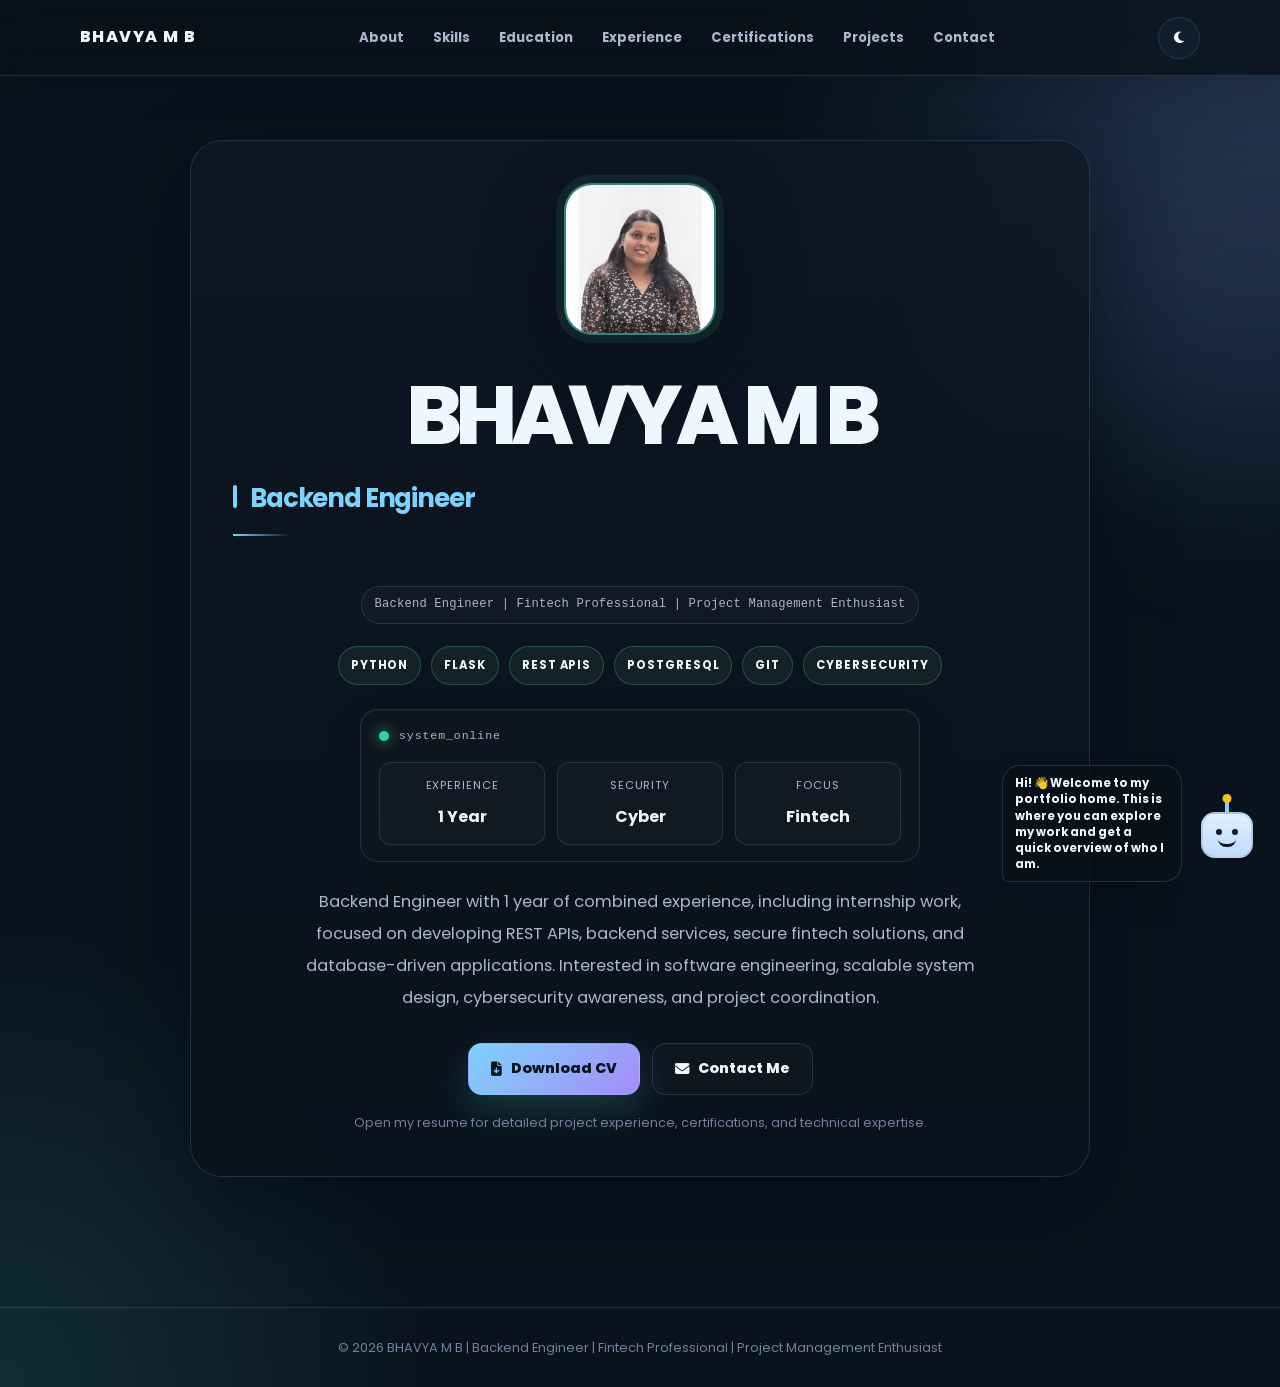
<file: index.html>
<!DOCTYPE html>
<html lang="en">

<head>
<meta charset="UTF-8">
<meta name="viewport" content="width=device-width, initial-scale=1.0">
<title>BHAVYA M B | Backend Engineer</title>
<link rel="stylesheet" href="style.css?v=20261015">
<link href="https://fonts.googleapis.com/css2?family=Poppins:wght@300;400;500;600;700&display=swap" rel="stylesheet">
<link rel="stylesheet" href="https://cdnjs.cloudflare.com/ajax/libs/font-awesome/6.5.2/css/all.min.css">
</head>

<body>
<div class="bg"></div>

<nav>
  <div class="logo">BHAVYA M B</div>
  <ul>
    <li><a href="about.html">About</a></li>
    <li><a href="skills.html">Skills</a></li>
    <li><a href="education.html">Education</a></li>
    <li><a href="experience.html">Experience</a></li>
    <li><a href="certifications.html">Certifications</a></li>
    <li><a href="projects.html">Projects</a></li>
    <li><a href="contact.html">Contact</a></li>
  </ul>
  <button class="theme-toggle" id="themeToggle" aria-label="Toggle dark and light mode">
    <i class="fa-solid fa-moon"></i>
  </button>
</nav>

<section class="hero">
  <div class="hero-card">
    <img src="./assets/portfolio.jpeg" alt="BHAVYA M B">
    <h1>BHAVYA M B</h1>
    <h2>Backend Engineer</h2>
    <p class="subtitle">Backend Engineer | Fintech Professional | Project Management Enthusiast</p>

    <div class="tech-stack" aria-label="Technology stack">
      <span>Python</span>
      <span>Flask</span>
      <span>REST APIs</span>
      <span>PostgreSQL</span>
      <span>Git</span>
      <span>Cybersecurity</span>
    </div>

    <div class="system-panel" aria-label="System overview">
      <div class="panel-header">
        <span class="status-dot"></span>
        <span>system_online</span>
      </div>
      <div class="panel-body">
        <div><span>Experience</span><strong>1 Year</strong></div>
        <div><span>Security</span><strong>Cyber</strong></div>
        <div><span>Focus</span><strong>Fintech</strong></div>
      </div>
    </div>

    <p class="hero-text">
      Backend Engineer with 1 year of combined experience, including internship work, focused on developing REST APIs,
      backend services, secure fintech solutions, and database-driven applications. Interested in software engineering,
      scalable system design, cybersecurity awareness, and project coordination.
    </p>

    <div class="btns">
      <a href="./assets/cv.pdf" download class="btn"><i class="fa-solid fa-file-arrow-down"></i> Download CV</a>
      <a href="contact.html" class="btn-outline"><i class="fa-solid fa-envelope"></i> Contact Me</a>
    </div>

    <p class="resume-note">Open my resume for detailed project experience, certifications, and technical expertise.</p>
  </div>
</section>


<footer>© 2026 BHAVYA M B | Backend Engineer | Fintech Professional | Project Management Enthusiast</footer>
<script src="script.js?v=20261015" defer></script>
</body>
</html>
</file>
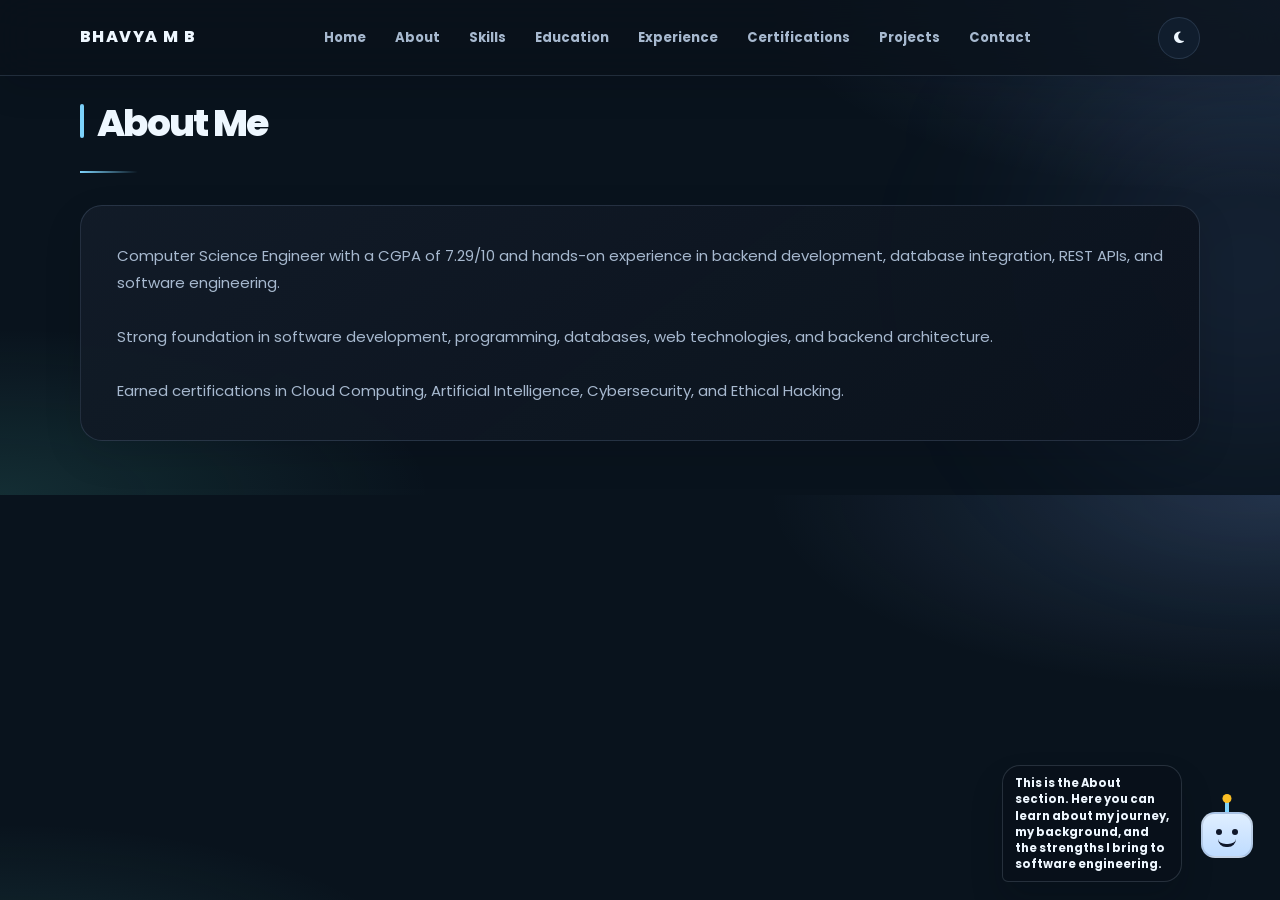
<file: about.html>
<!DOCTYPE html>
<html lang="en">
<head>
  <meta charset="UTF-8">
  <meta name="viewport" content="width=device-width, initial-scale=1.0">
  <title>About | BHAVYA M B</title>
  <link rel="stylesheet" href="style.css?v=20261015">
  <link href="https://fonts.googleapis.com/css2?family=Poppins:wght@300;400;500;600;700&display=swap" rel="stylesheet">
  <link rel="stylesheet" href="https://cdnjs.cloudflare.com/ajax/libs/font-awesome/6.5.2/css/all.min.css">
</head>
<body>
  <div class="bg"></div>
  <nav>
    <div class="logo">BHAVYA M B</div>
    <ul>
      <li><a href="index.html">Home</a></li>
      <li><a href="about.html">About</a></li>
      <li><a href="skills.html">Skills</a></li>
      <li><a href="education.html">Education</a></li>
      <li><a href="experience.html">Experience</a></li>
      <li><a href="certifications.html">Certifications</a></li>
      <li><a href="projects.html">Projects</a></li>
      <li><a href="contact.html">Contact</a></li>
    </ul>
    <button class="theme-toggle" id="themeToggle" aria-label="Toggle dark and light mode">
      <i class="fa-solid fa-moon"></i>
    </button>
  </nav>

  <section class="page-content">
    <h2>About Me</h2>
    <div class="card">
      <p>Computer Science Engineer with a CGPA of 7.29/10 and hands-on experience in backend development, database integration, REST APIs, and software engineering.</p>
      <br>
      <p>Strong foundation in software development, programming, databases, web technologies, and backend architecture.</p>
      <br>
      <p>Earned certifications in Cloud Computing, Artificial Intelligence, Cybersecurity, and Ethical Hacking.</p>
    </div>
  </section>

  <script src="script.js?v=20261015" defer></script>
</body>
</html>
</file>
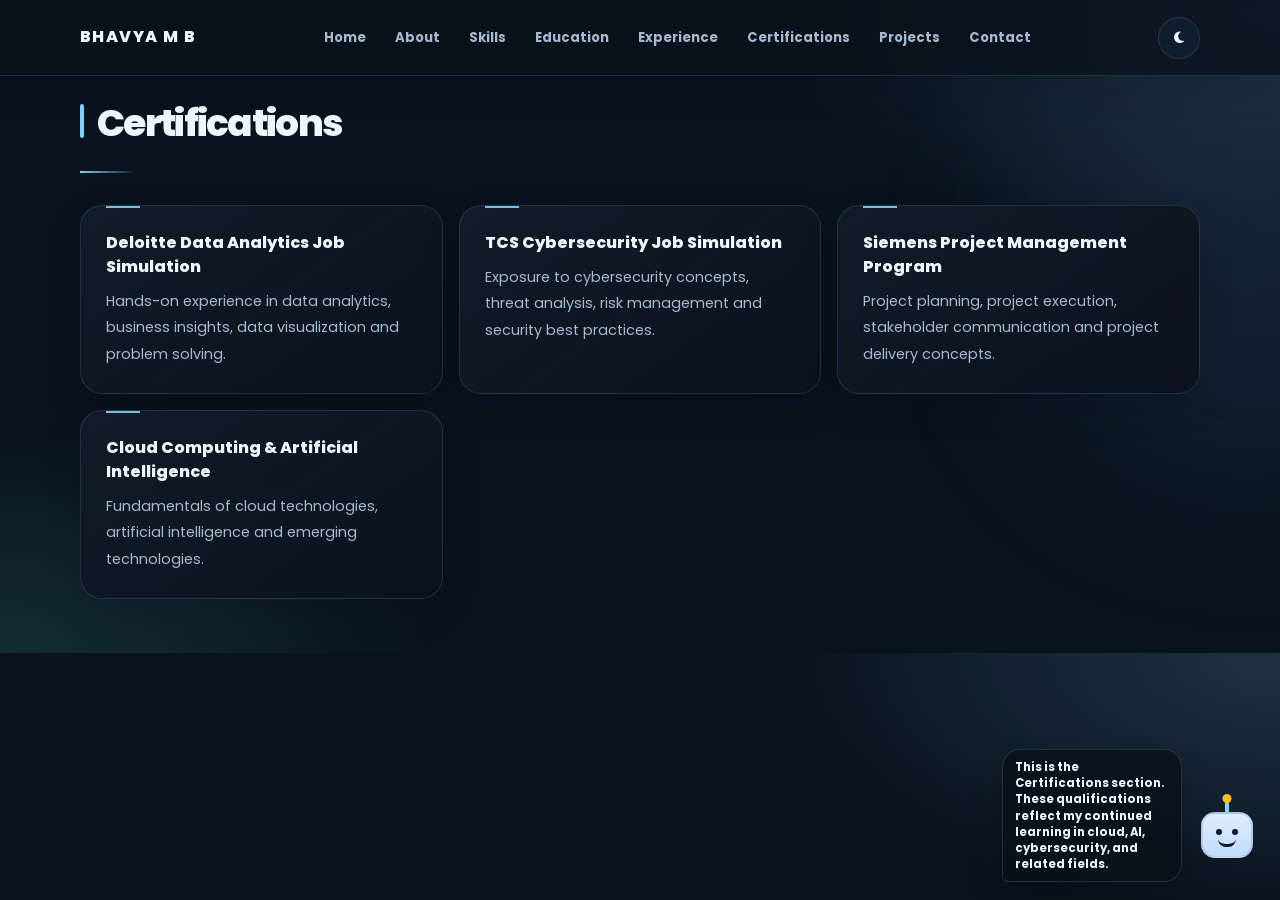
<file: certifications.html>
<!DOCTYPE html>
<html lang="en">
<head>
  <meta charset="UTF-8">
  <meta name="viewport" content="width=device-width, initial-scale=1.0">
  <title>Certifications | BHAVYA M B</title>
  <link rel="stylesheet" href="style.css?v=20261015">
  <link href="https://fonts.googleapis.com/css2?family=Poppins:wght@300;400;500;600;700&display=swap" rel="stylesheet">
  <link rel="stylesheet" href="https://cdnjs.cloudflare.com/ajax/libs/font-awesome/6.5.2/css/all.min.css">
</head>
<body>
  <div class="bg"></div>
  <nav>
    <div class="logo">BHAVYA M B</div>
    <ul>
      <li><a href="index.html">Home</a></li>
      <li><a href="about.html">About</a></li>
      <li><a href="skills.html">Skills</a></li>
      <li><a href="education.html">Education</a></li>
      <li><a href="experience.html">Experience</a></li>
      <li><a href="certifications.html">Certifications</a></li>
      <li><a href="projects.html">Projects</a></li>
      <li><a href="contact.html">Contact</a></li>
    </ul>
    <button class="theme-toggle" id="themeToggle" aria-label="Toggle dark and light mode">
      <i class="fa-solid fa-moon"></i>
    </button>
  </nav>

  <section class="page-content">
    <h2>Certifications</h2>
    <div class="projects">
      <div class="project"><h3>Deloitte Data Analytics Job Simulation</h3><p>Hands-on experience in data analytics, business insights, data visualization and problem solving.</p></div>
      <div class="project"><h3>TCS Cybersecurity Job Simulation</h3><p>Exposure to cybersecurity concepts, threat analysis, risk management and security best practices.</p></div>
      <div class="project"><h3>Siemens Project Management Program</h3><p>Project planning, project execution, stakeholder communication and project delivery concepts.</p></div>
      <div class="project"><h3>Cloud Computing & Artificial Intelligence</h3><p>Fundamentals of cloud technologies, artificial intelligence and emerging technologies.</p></div>
    </div>
  </section>

  <script src="script.js?v=20261015" defer></script>
</body>
</html>
</file>
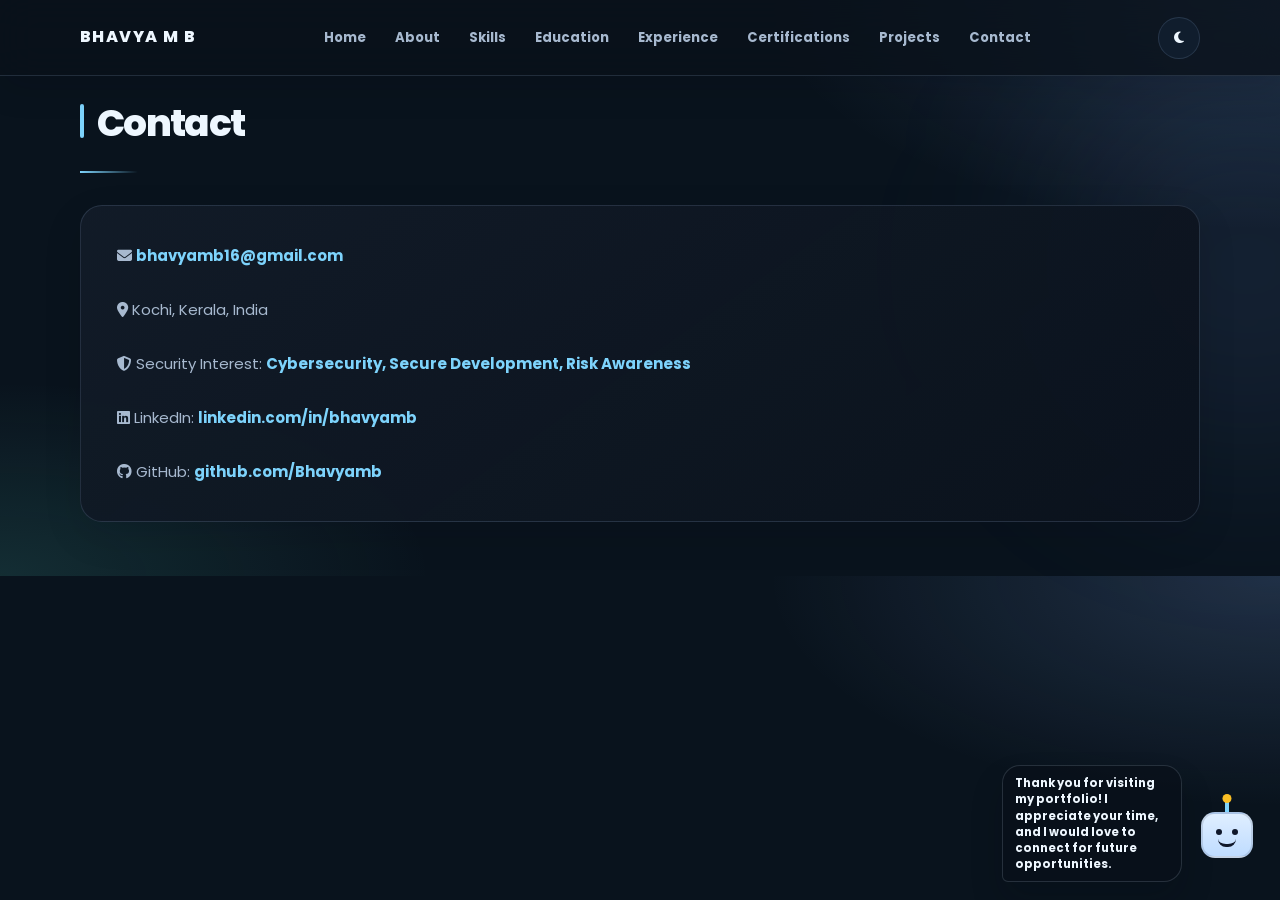
<file: contact.html>
<!DOCTYPE html>
<html lang="en">
<head>
  <meta charset="UTF-8">
  <meta name="viewport" content="width=device-width, initial-scale=1.0">
  <title>Contact | BHAVYA M B</title>
  <link rel="stylesheet" href="style.css?v=20261015">
  <link href="https://fonts.googleapis.com/css2?family=Poppins:wght@300;400;500;600;700&display=swap" rel="stylesheet">
  <link rel="stylesheet" href="https://cdnjs.cloudflare.com/ajax/libs/font-awesome/6.5.2/css/all.min.css">
</head>
<body>
  <div class="bg"></div>
  <nav>
    <div class="logo">BHAVYA M B</div>
    <ul>
      <li><a href="index.html">Home</a></li>
      <li><a href="about.html">About</a></li>
      <li><a href="skills.html">Skills</a></li>
      <li><a href="education.html">Education</a></li>
      <li><a href="experience.html">Experience</a></li>
      <li><a href="certifications.html">Certifications</a></li>
      <li><a href="projects.html">Projects</a></li>
      <li><a href="contact.html">Contact</a></li>
    </ul>
    <button class="theme-toggle" id="themeToggle" aria-label="Toggle dark and light mode">
      <i class="fa-solid fa-moon"></i>
    </button>
  </nav>

  <section class="page-content">
    <h2>Contact</h2>
    <div class="card center">
      <p><i class="fa-solid fa-envelope"></i> <a href="mailto:bhavyamb16@gmail.com">bhavyamb16@gmail.com</a></p><br>
      <p><i class="fa-solid fa-location-dot"></i> Kochi, Kerala, India</p><br>
      <p><i class="fa-solid fa-shield-halved"></i> Security Interest: <a href="https://www.linkedin.com/in/bhavyamb/" target="_blank">Cybersecurity, Secure Development, Risk Awareness</a></p><br>
      <p><i class="fa-brands fa-linkedin"></i> LinkedIn: <a href="https://www.linkedin.com/in/bhavyamb/" target="_blank">linkedin.com/in/bhavyamb</a></p><br>
      <p><i class="fa-brands fa-github"></i> GitHub: <a href="https://github.com/Bhavyamb" target="_blank">github.com/Bhavyamb</a></p>
    </div>
  </section>

  <script src="script.js?v=20261015" defer></script>
</body>
</html>
</file>
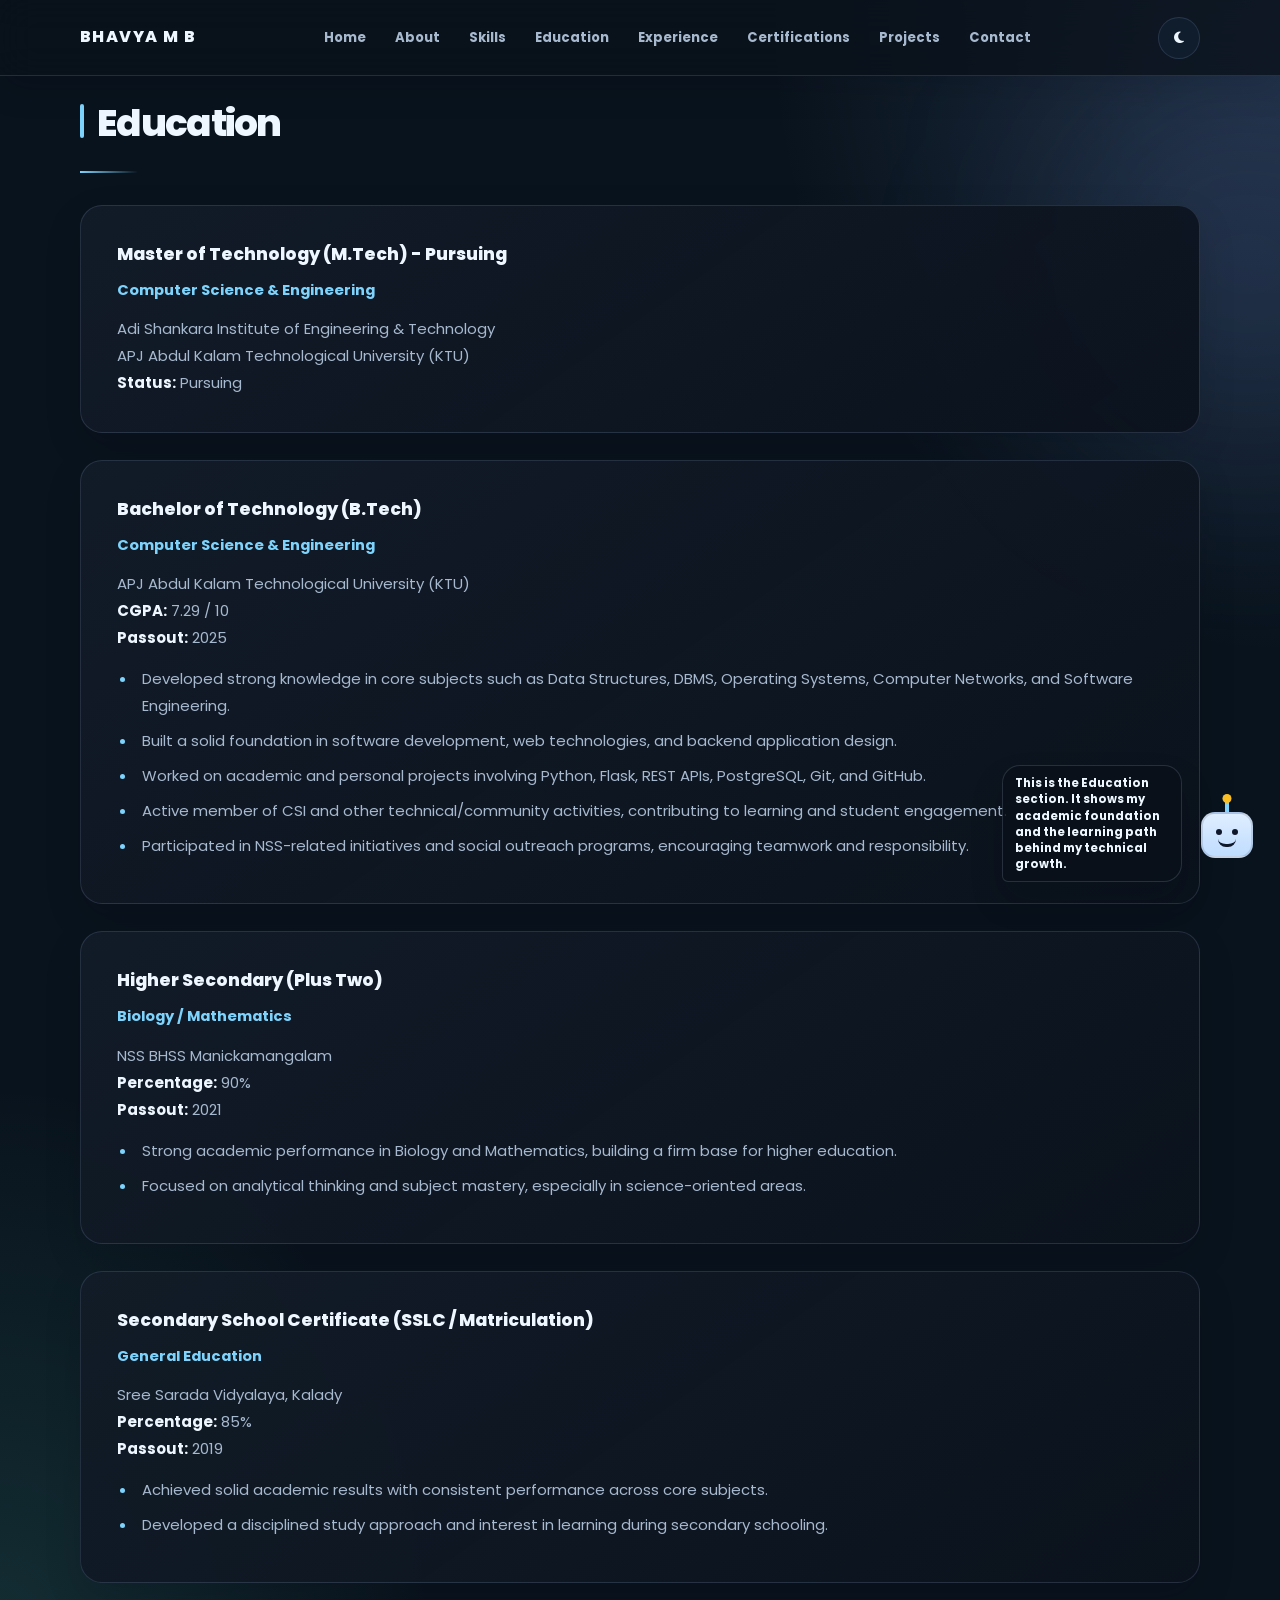
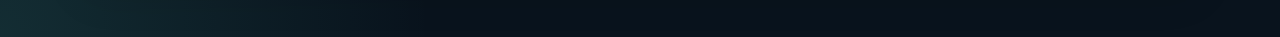
<file: education.html>
<!DOCTYPE html>
<html lang="en">
<head>
  <meta charset="UTF-8">
  <meta name="viewport" content="width=device-width, initial-scale=1.0">
  <title>Education | BHAVYA M B</title>
  <link rel="stylesheet" href="style.css?v=20261015">
  <link href="https://fonts.googleapis.com/css2?family=Poppins:wght@300;400;500;600;700&display=swap" rel="stylesheet">
  <link rel="stylesheet" href="https://cdnjs.cloudflare.com/ajax/libs/font-awesome/6.5.2/css/all.min.css">
</head>
<body>
  <div class="bg"></div>
  <nav>
    <div class="logo">BHAVYA M B</div>
    <ul>
      <li><a href="index.html">Home</a></li>
      <li><a href="about.html">About</a></li>
      <li><a href="skills.html">Skills</a></li>
      <li><a href="education.html">Education</a></li>
      <li><a href="experience.html">Experience</a></li>
      <li><a href="certifications.html">Certifications</a></li>
      <li><a href="projects.html">Projects</a></li>
      <li><a href="contact.html">Contact</a></li>
    </ul>
    <button class="theme-toggle" id="themeToggle" aria-label="Toggle dark and light mode">
      <i class="fa-solid fa-moon"></i>
    </button>
  </nav>

  <section class="page-content">
    <h2>Education</h2>

    <div class="card">
      <h3>Master of Technology (M.Tech) - Pursuing</h3>
      <h4>Computer Science & Engineering</h4>
      <p>Adi Shankara Institute of Engineering & Technology</p>
      <p>APJ Abdul Kalam Technological University (KTU)</p>
      <p><strong>Status:</strong> Pursuing</p>
    </div>

    <br>

    <div class="card">
      <h3>Bachelor of Technology (B.Tech)</h3>
      <h4>Computer Science & Engineering</h4>
      <p>APJ Abdul Kalam Technological University (KTU)</p>
      <p><strong>CGPA:</strong> 7.29 / 10</p>
      <p><strong>Passout:</strong> 2025</p>
      <ul>
        <li>Developed strong knowledge in core subjects such as Data Structures, DBMS, Operating Systems, Computer Networks, and Software Engineering.</li>
        <li>Built a solid foundation in software development, web technologies, and backend application design.</li>
        <li>Worked on academic and personal projects involving Python, Flask, REST APIs, PostgreSQL, Git, and GitHub.</li>
        <li>Active member of CSI and other technical/community activities, contributing to learning and student engagement.</li>
        <li>Participated in NSS-related initiatives and social outreach programs, encouraging teamwork and responsibility.</li>
      </ul>
    </div>

    <br>

    <div class="card">
      <h3>Higher Secondary (Plus Two)</h3>
      <h4>Biology / Mathematics</h4>
      <p>NSS BHSS Manickamangalam</p>
      <p><strong>Percentage:</strong> 90%</p>
      <p><strong>Passout:</strong> 2021</p>
      <ul>
        <li>Strong academic performance in Biology and Mathematics, building a firm base for higher education.</li>
        <li>Focused on analytical thinking and subject mastery, especially in science-oriented areas.</li>
      </ul>
    </div>

    <br>

    <div class="card">
      <h3>Secondary School Certificate (SSLC / Matriculation)</h3>
      <h4>General Education</h4>
      <p>Sree Sarada Vidyalaya, Kalady</p>
      <p><strong>Percentage:</strong> 85%</p>
      <p><strong>Passout:</strong> 2019</p>
      <ul>
        <li>Achieved solid academic results with consistent performance across core subjects.</li>
        <li>Developed a disciplined study approach and interest in learning during secondary schooling.</li>
      </ul>
    </div>
  </section>

  <script src="script.js?v=20261015" defer></script>
</body>
</html>
</file>
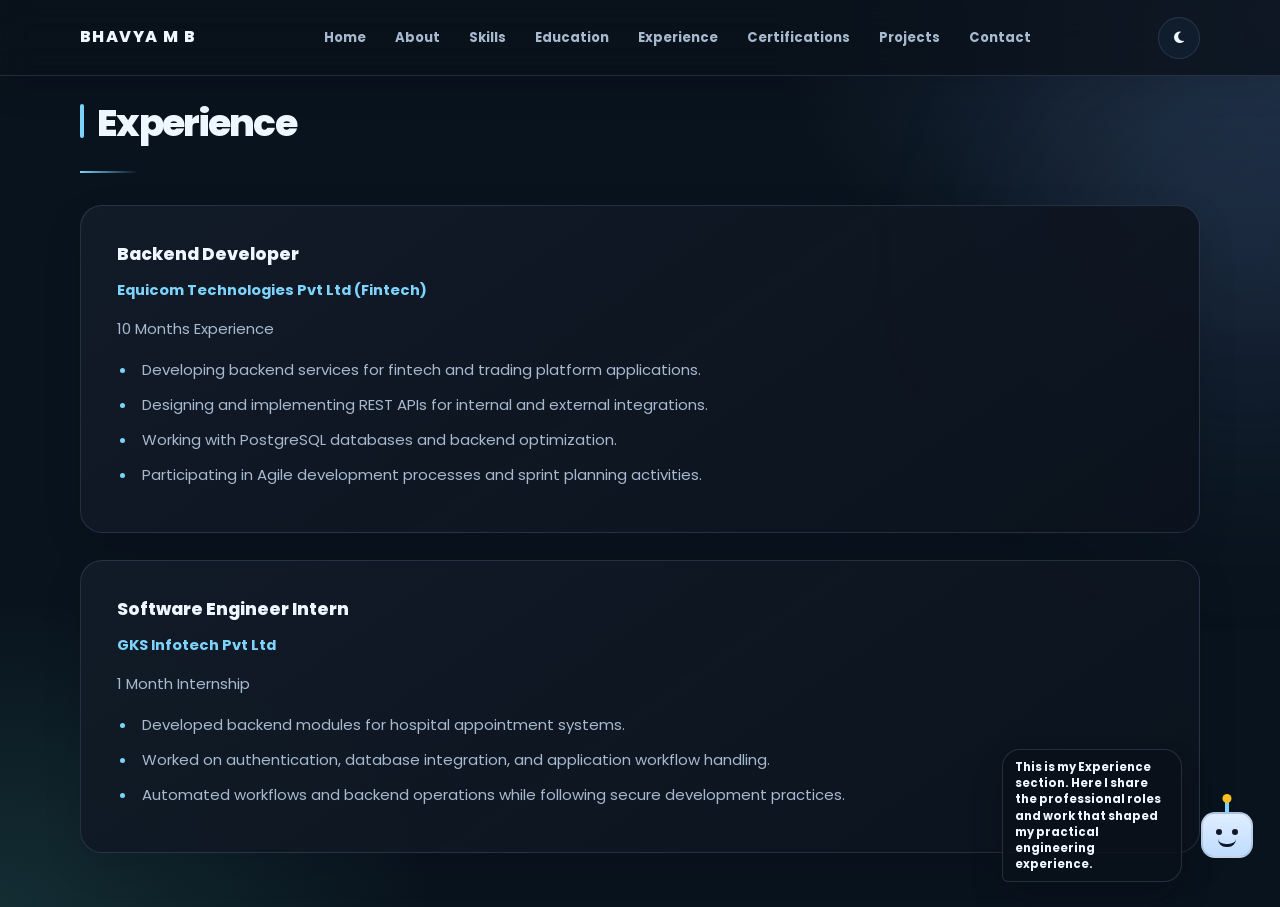
<file: experience.html>
<!DOCTYPE html>
<html lang="en">
<head>
  <meta charset="UTF-8">
  <meta name="viewport" content="width=device-width, initial-scale=1.0">
  <title>Experience | BHAVYA M B</title>
  <link rel="stylesheet" href="style.css?v=20261015">
  <link href="https://fonts.googleapis.com/css2?family=Poppins:wght@300;400;500;600;700&display=swap" rel="stylesheet">
  <link rel="stylesheet" href="https://cdnjs.cloudflare.com/ajax/libs/font-awesome/6.5.2/css/all.min.css">
</head>
<body>
  <div class="bg"></div>
  <nav>
    <div class="logo">BHAVYA M B</div>
    <ul>
      <li><a href="index.html">Home</a></li>
      <li><a href="about.html">About</a></li>
      <li><a href="skills.html">Skills</a></li>
      <li><a href="education.html">Education</a></li>
      <li><a href="experience.html">Experience</a></li>
      <li><a href="certifications.html">Certifications</a></li>
      <li><a href="projects.html">Projects</a></li>
      <li><a href="contact.html">Contact</a></li>
    </ul>
    <button class="theme-toggle" id="themeToggle" aria-label="Toggle dark and light mode">
      <i class="fa-solid fa-moon"></i>
    </button>
  </nav>

  <section class="page-content">
    <h2>Experience</h2>
    <div class="card">
      <h3>Backend Developer</h3>
      <h4>Equicom Technologies Pvt Ltd (Fintech)</h4>
      <p>10 Months Experience</p>
      <ul>
        <li>Developing backend services for fintech and trading platform applications.</li>
        <li>Designing and implementing REST APIs for internal and external integrations.</li>
        <li>Working with PostgreSQL databases and backend optimization.</li>
        <li>Participating in Agile development processes and sprint planning activities.</li>
      </ul>
    </div>
    <br>
    <div class="card">
      <h3>Software Engineer Intern</h3>
      <h4>GKS Infotech Pvt Ltd</h4>
      <p>1 Month Internship</p>
      <ul>
        <li>Developed backend modules for hospital appointment systems.</li>
        <li>Worked on authentication, database integration, and application workflow handling.</li>
        <li>Automated workflows and backend operations while following secure development practices.</li>
      </ul>
    </div>
  </section>

  <script src="script.js?v=20261015" defer></script>
</body>
</html>
</file>
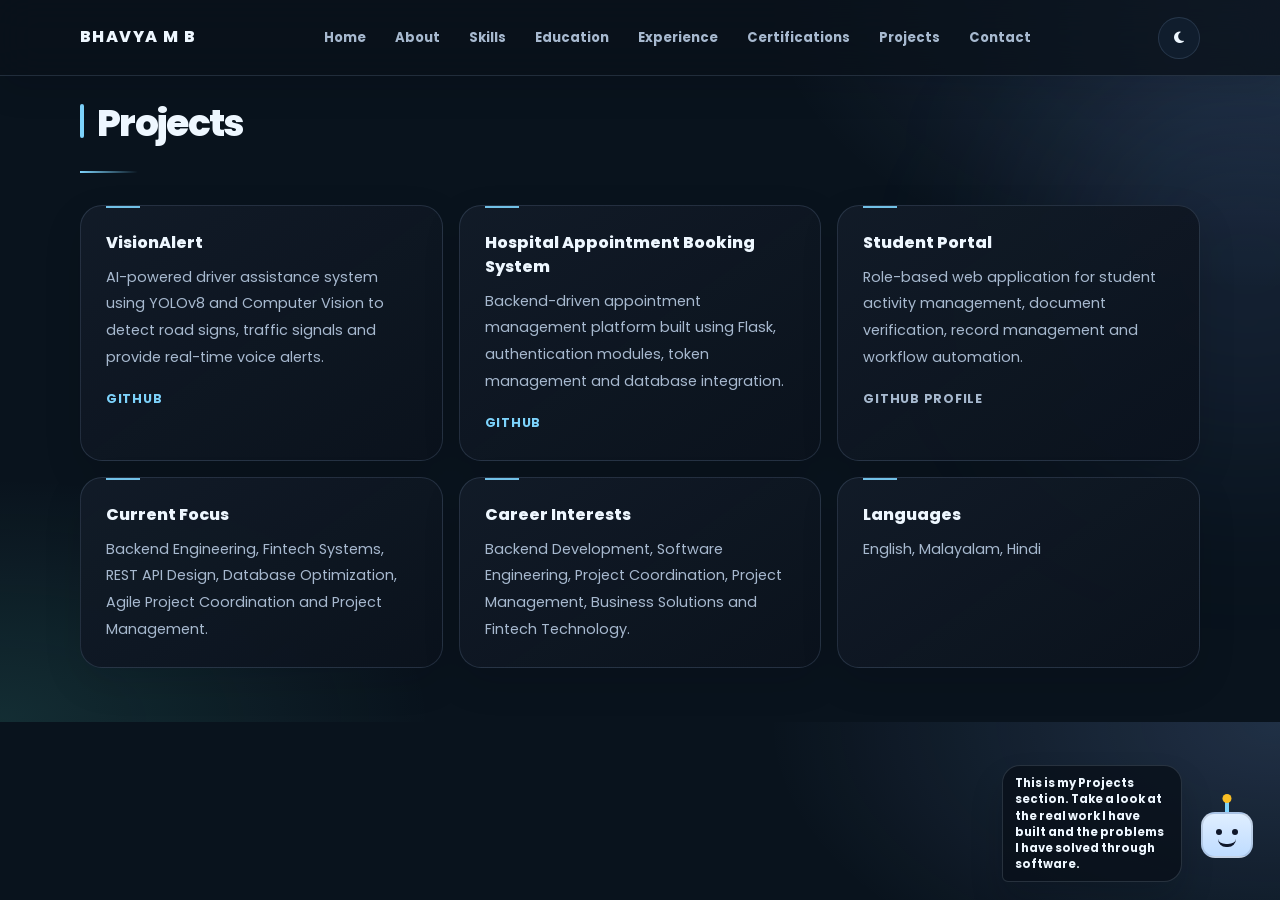
<file: projects.html>
<!DOCTYPE html>
<html lang="en">
<head>
  <meta charset="UTF-8">
  <meta name="viewport" content="width=device-width, initial-scale=1.0">
  <title>Projects | BHAVYA M B</title>
  <link rel="stylesheet" href="style.css?v=20261015">
  <link href="https://fonts.googleapis.com/css2?family=Poppins:wght@300;400;500;600;700&display=swap" rel="stylesheet">
  <link rel="stylesheet" href="https://cdnjs.cloudflare.com/ajax/libs/font-awesome/6.5.2/css/all.min.css">
</head>
<body>
  <div class="bg"></div>
  <nav>
    <div class="logo">BHAVYA M B</div>
    <ul>
      <li><a href="index.html">Home</a></li>
      <li><a href="about.html">About</a></li>
      <li><a href="skills.html">Skills</a></li>
      <li><a href="education.html">Education</a></li>
      <li><a href="experience.html">Experience</a></li>
      <li><a href="certifications.html">Certifications</a></li>
      <li><a href="projects.html">Projects</a></li>
      <li><a href="contact.html">Contact</a></li>
    </ul>
    <button class="theme-toggle" id="themeToggle" aria-label="Toggle dark and light mode">
      <i class="fa-solid fa-moon"></i>
    </button>
  </nav>

  <section class="page-content">
    <h2>Projects</h2>
    <div class="projects">
      <div class="project">
        <h3>VisionAlert</h3>
        <p>AI-powered driver assistance system using YOLOv8 and Computer Vision to detect road signs, traffic signals and provide real-time voice alerts.</p>
        <div class="project-links">
          <a class="project-link" href="https://github.com/Bhavyamb/VisionAlert" target="_blank" rel="noreferrer">GitHub</a>
        </div>
      </div>
      <div class="project">
        <h3>Hospital Appointment Booking System</h3>
        <p>Backend-driven appointment management platform built using Flask, authentication modules, token management and database integration.</p>
        <div class="project-links">
          <a class="project-link" href="https://github.com/Bhavyamb/appointmentapi" target="_blank" rel="noreferrer">GitHub</a>
        </div>
      </div>
      <div class="project">
        <h3>Student Portal</h3>
        <p>Role-based web application for student activity management, document verification, record management and workflow automation.</p>
        <div class="project-links">
          <a class="project-link secondary" href="https://github.com/Bhavyamb?tab=repositories" target="_blank" rel="noreferrer">GitHub profile</a>
        </div>
      </div>
      <div class="project">
        <h3>Current Focus</h3>
        <p>Backend Engineering, Fintech Systems, REST API Design, Database Optimization, Agile Project Coordination and Project Management.</p>
      </div>
      <div class="project">
        <h3>Career Interests</h3>
        <p>Backend Development, Software Engineering, Project Coordination, Project Management, Business Solutions and Fintech Technology.</p>
      </div>
      <div class="project">
        <h3>Languages</h3>
        <p>English, Malayalam, Hindi</p>
      </div>
    </div>
  </section>

  <script src="script.js?v=20261015" defer></script>
</body>
</html>
</file>
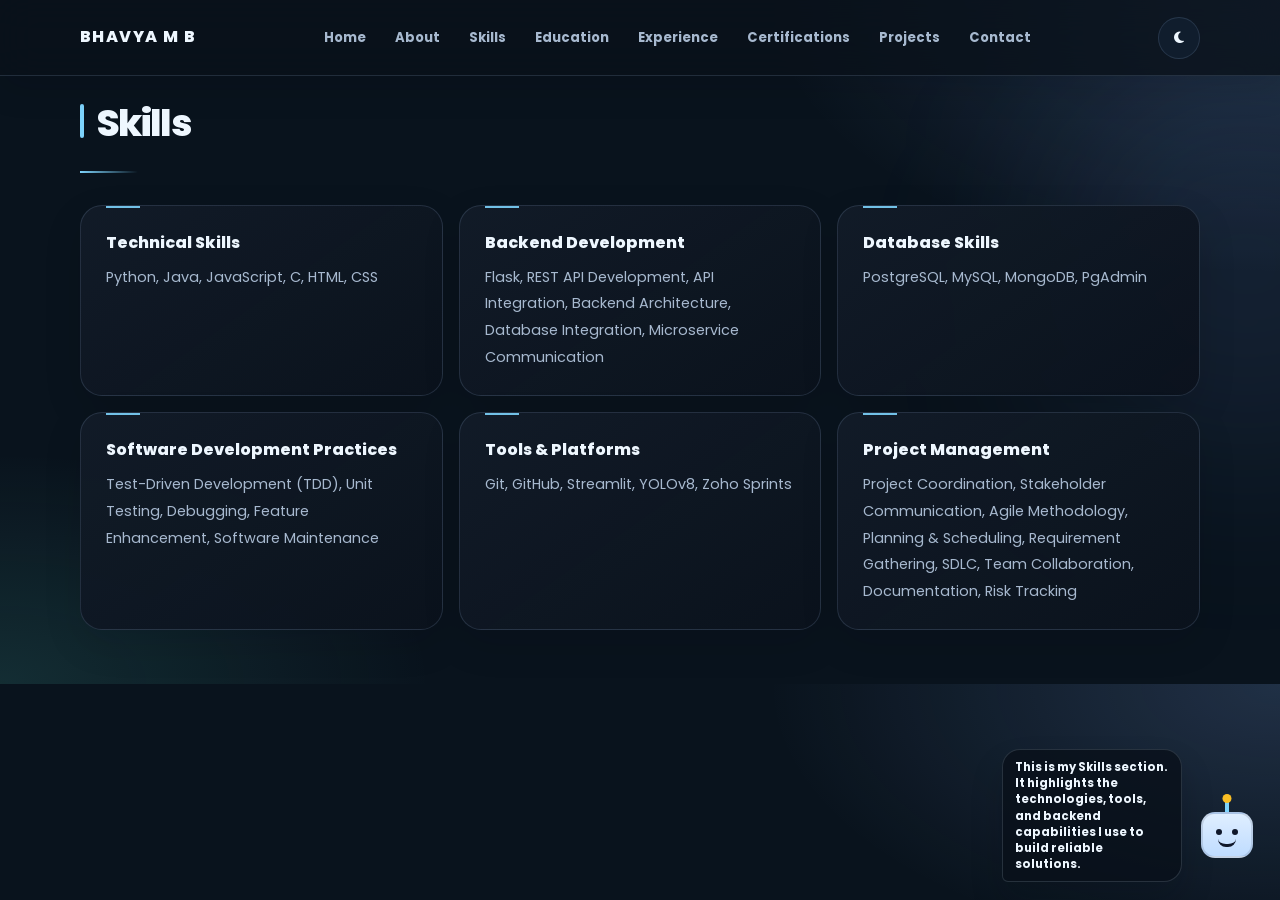
<file: skills.html>
<!DOCTYPE html>
<html lang="en">
<head>
  <meta charset="UTF-8">
  <meta name="viewport" content="width=device-width, initial-scale=1.0">
  <title>Skills | BHAVYA M B</title>
  <link rel="stylesheet" href="style.css?v=20261015">
  <link href="https://fonts.googleapis.com/css2?family=Poppins:wght@300;400;500;600;700&display=swap" rel="stylesheet">
  <link rel="stylesheet" href="https://cdnjs.cloudflare.com/ajax/libs/font-awesome/6.5.2/css/all.min.css">
</head>
<body>
  <div class="bg"></div>
  <nav>
    <div class="logo">BHAVYA M B</div>
    <ul>
      <li><a href="index.html">Home</a></li>
      <li><a href="about.html">About</a></li>
      <li><a href="skills.html">Skills</a></li>
      <li><a href="education.html">Education</a></li>
      <li><a href="experience.html">Experience</a></li>
      <li><a href="certifications.html">Certifications</a></li>
      <li><a href="projects.html">Projects</a></li>
      <li><a href="contact.html">Contact</a></li>
    </ul>
    <button class="theme-toggle" id="themeToggle" aria-label="Toggle dark and light mode">
      <i class="fa-solid fa-moon"></i>
    </button>
  </nav>

  <section class="page-content">
    <h2>Skills</h2>
    <div class="projects">
      <div class="project"><h3>Technical Skills</h3><p>Python, Java, JavaScript, C, HTML, CSS</p></div>
      <div class="project"><h3>Backend Development</h3><p>Flask, REST API Development, API Integration, Backend Architecture, Database Integration, Microservice Communication</p></div>
      <div class="project"><h3>Database Skills</h3><p>PostgreSQL, MySQL, MongoDB, PgAdmin</p></div>
      <div class="project"><h3>Software Development Practices</h3><p>Test-Driven Development (TDD), Unit Testing, Debugging, Feature Enhancement, Software Maintenance</p></div>
      <div class="project"><h3>Tools & Platforms</h3><p>Git, GitHub, Streamlit, YOLOv8, Zoho Sprints</p></div>
      <div class="project"><h3>Project Management</h3><p>Project Coordination, Stakeholder Communication, Agile Methodology, Planning & Scheduling, Requirement Gathering, SDLC, Team Collaboration, Documentation, Risk Tracking</p></div>
    </div>
  </section>

  <script src="script.js?v=20261015" defer></script>
</body>
</html>
</file>
<file: style.css>
:root {
  --bg: #09131d;
  --bg-strong: #0d1d2a;
  --surface: #101d2d;
  --surface-2: #13293d;
  --text: #eef7ff;
  --muted: #a7b9cf;
  --line: rgba(145, 171, 210, 0.18);
  --accent: #7dd3fc;
  --accent-2: #a78bfa;
  --shadow: 0 28px 80px rgba(3, 9, 18, 0.42);
  --radius: 22px;
  --content: 1120px;
  --button-text: #08151d;
  --nav-bg: rgba(10, 18, 27, 0.8);
  --card-bg: linear-gradient(145deg, rgba(18, 28, 40, 0.96), rgba(11, 18, 29, 0.94));
}

body.light-theme {
  --bg: #f3f7fb;
  --bg-strong: #edf4ff;
  --surface: #ffffff;
  --surface-2: #ebf3ff;
  --text: #132236;
  --muted: #54657f;
  --line: rgba(19, 34, 54, 0.08);
  --accent: #0ea5e9;
  --accent-2: #8b5cf6;
  --shadow: 0 22px 52px rgba(18, 34, 54, 0.1);
  --button-text: #ffffff;
  --nav-bg: rgba(255, 255, 255, 0.8);
  --card-bg: linear-gradient(145deg, rgba(255, 255, 255, 0.98), rgba(243, 248, 255, 0.98));
}

* {
  box-sizing: border-box;
  margin: 0;
  padding: 0;
  scroll-behavior: smooth;
}

html {
  scroll-padding-top: 100px;
}

body {
  min-width: 320px;
  overflow-x: hidden;
  background:
    radial-gradient(ellipse at top right, rgba(138, 180, 255, 0.18), transparent 32rem),
    radial-gradient(ellipse at bottom left, rgba(94, 234, 212, 0.12), transparent 27rem),
    var(--bg);
  color: var(--text);
  font-family: 'Poppins', 'Segoe UI', sans-serif;
  font-size: 15px;
  line-height: 1.8;
  -webkit-font-smoothing: antialiased;
  transition: background 0.25s ease, color 0.25s ease;
}

::selection {
  color: #07111b;
  background: var(--accent);
}

a { color: inherit; }

.bg {
  position: fixed;
  z-index: -1;
  top: 8%;
  right: -10rem;
  width: 24rem;
  height: 24rem;
  pointer-events: none;
  border-radius: 50%;
  background: rgba(130, 170, 255, 0.10);
  filter: blur(100px);
}

nav {
  position: fixed;
  z-index: 1000;
  top: 0;
  left: 0;
  display: flex;
  width: 100%;
  min-height: 76px;
  align-items: center;
  justify-content: space-between;
  gap: 24px;
  padding: 16px max(5%, calc((100% - var(--content)) / 2));
  border-bottom: 1px solid var(--line);
  background: rgba(9, 17, 26, 0.78);
  backdrop-filter: blur(18px);
  -webkit-backdrop-filter: blur(18px);
  box-shadow: 0 12px 35px rgba(3, 9, 17, 0.12);
}

body.light-theme nav {
  background: rgba(255, 255, 255, 0.8);
}

.logo {
  flex-shrink: 0;
  color: var(--text);
  font-size: 1rem;
  font-weight: 800;
  letter-spacing: 0.09em;
  white-space: nowrap;
}

nav ul {
  display: flex;
  flex-wrap: wrap;
  align-items: center;
  justify-content: flex-end;
  gap: 7px;
  list-style: none;
}

nav a {
  display: inline-block;
  padding: 8px 11px;
  border-radius: 999px;
  color: var(--muted);
  font-size: 0.82rem;
  font-weight: 700;
  text-decoration: none;
  transition: color 0.2s ease, background 0.2s ease;
}

nav a:hover,
nav a:focus-visible {
  background: rgba(131, 240, 194, 0.09);
  color: var(--accent);
  outline: none;
}

.theme-toggle {
  border: 1px solid var(--line);
  background: var(--surface);
  color: var(--text);
  border-radius: 999px;
  width: 42px;
  height: 42px;
  display: inline-flex;
  align-items: center;
  justify-content: center;
  cursor: pointer;
  transition: transform 0.2s ease, border-color 0.2s ease;
}

.theme-toggle:hover {
  transform: translateY(-2px);
  border-color: rgba(131, 240, 194, 0.45);
}

.hero {
  display: flex;
  min-height: 92vh;
  align-items: center;
  justify-content: center;
  padding: 140px 24px 90px;
  text-align: center;
}

.hero-card {
  width: min(100%, 900px);
  padding: clamp(28px, 4vw, 42px);
  border: 1px solid var(--line);
  border-radius: 32px;
  background: linear-gradient(180deg, rgba(14, 23, 35, 0.76), rgba(10, 18, 28, 0.9));
  box-shadow: var(--shadow);
  animation: rise-in 0.75s ease both;
}

body.light-theme .hero-card {
  background: linear-gradient(180deg, rgba(255, 255, 255, 0.9), rgba(239, 245, 255, 0.92));
}

.hero-card img {
  width: 152px;
  height: 152px;
  object-fit: cover;
  border: 2px solid rgba(94, 234, 212, 0.5);
  border-radius: 28px;
  background: var(--surface);
  box-shadow: 0 0 0 8px rgba(94, 234, 212, 0.08), var(--shadow);
}

.hero h1 {
  margin-top: 28px;
  color: var(--text);
  font-size: clamp(2.8rem, 7vw, 5.2rem);
  font-weight: 800;
  letter-spacing: -0.075em;
  line-height: 1.08;
}

.hero h2 {
  margin-top: 14px;
  color: var(--accent);
  font-size: clamp(1.15rem, 3vw, 1.6rem);
  font-weight: 700;
}

.subtitle {
  display: inline-block;
  margin-top: 18px;
  padding: 7px 13px;
  border: 1px solid var(--line);
  border-radius: 999px;
  background: rgba(255, 255, 255, 0.025);
  color: var(--muted);
  font-family: 'DM Mono', monospace;
  font-size: 0.76rem;
  letter-spacing: 0.015em;
}

.tech-stack {
  display: flex;
  flex-wrap: wrap;
  justify-content: center;
  gap: 10px;
  margin-top: 22px;
}

.tech-stack span {
  padding: 8px 12px;
  border: 1px solid rgba(131, 240, 194, 0.22);
  border-radius: 999px;
  background: rgba(131, 240, 194, 0.06);
  color: var(--text);
  font-size: 0.72rem;
  font-weight: 700;
  letter-spacing: 0.08em;
  text-transform: uppercase;
}

.system-panel {
  width: min(100%, 560px);
  margin: 24px auto 0;
  padding: 16px 18px;
  border: 1px solid var(--line);
  border-radius: 18px;
  background: rgba(15, 23, 32, 0.7);
  box-shadow: inset 0 1px 0 rgba(255,255,255,0.04), 0 18px 38px rgba(0,0,0,0.12);
}

body.light-theme .system-panel {
  background: rgba(255, 255, 255, 0.72);
}

.panel-header {
  display: flex;
  align-items: center;
  gap: 10px;
  color: var(--muted);
  font-family: 'DM Mono', monospace;
  font-size: 0.72rem;
  letter-spacing: 0.08em;
  text-transform: lowercase;
}

.status-dot {
  width: 10px;
  height: 10px;
  border-radius: 50%;
  background: #34d399;
  box-shadow: 0 0 14px rgba(52, 211, 153, 0.9);
}

.panel-body {
  display: grid;
  grid-template-columns: repeat(3, minmax(0, 1fr));
  gap: 12px;
  margin-top: 16px;
}

.panel-body div {
  padding: 12px 14px;
  border: 1px solid var(--line);
  border-radius: 12px;
  background: rgba(255, 255, 255, 0.02);
}

.panel-body span {
  display: block;
  color: var(--muted);
  font-size: 0.7rem;
  letter-spacing: 0.08em;
  text-transform: uppercase;
}

.panel-body strong {
  display: block;
  margin-top: 8px;
  color: var(--text);
  font-size: 1rem;
}

.hero-text {
  max-width: 690px;
  margin: 24px auto 0;
  color: var(--muted);
  font-size: 1.02rem;
  line-height: 1.95;
}

.resume-note {
  margin-top: 16px;
  color: #71809c;
  font-size: 0.8rem;
}

.btns {
  display: flex;
  flex-wrap: wrap;
  align-items: center;
  justify-content: center;
  gap: 12px;
  margin-top: 30px;
}

.btn,
.btn-outline {
  display: inline-flex;
  min-height: 50px;
  align-items: center;
  justify-content: center;
  gap: 9px;
  margin: 0;
  padding: 12px 22px;
  border: 1px solid transparent;
  border-radius: 14px;
  font-size: 0.9rem;
  font-weight: 800;
  text-decoration: none;
  transition: transform 0.2s ease, box-shadow 0.2s ease, border-color 0.2s ease;
}

.btn {
  background: linear-gradient(135deg, var(--accent), var(--accent-2));
  color: var(--button-text);
  box-shadow: 0 15px 36px rgba(94, 234, 212, 0.18);
}

.btn-outline {
  border-color: var(--line);
  background: rgba(255, 255, 255, 0.02);
  color: var(--text);
  box-shadow: inset 0 1px 0 rgba(255,255,255,0.03);
}

.btn:hover,
.btn-outline:hover {
  transform: translateY(-3px);
}

.btn-outline:hover {
  border-color: rgba(131, 240, 194, 0.5);
  color: var(--accent);
}

.stats {
  display: grid;
  width: min(100% - 48px, var(--content));
  grid-template-columns: repeat(4, minmax(0, 1fr));
  gap: 14px;
  margin: 0 auto;
  padding: 0 0 45px;
}

.stat {
  padding: 24px 16px;
  border: 1px solid var(--line);
  border-radius: 17px;
  background: rgba(255,255,255,0.02);
  text-align: center;
  transition: transform 0.2s ease, border-color 0.2s ease;
}

.stat:hover {
  transform: translateY(-4px);
  border-color: rgba(131, 240, 194, 0.35);
}

.stat h3 {
  color: var(--accent);
  font-family: 'DM Mono', monospace;
  font-size: clamp(1.4rem, 3vw, 2rem);
  font-weight: 500;
  line-height: 1.4;
}

.stat p {
  margin-top: 5px;
  color: var(--muted);
  font-size: 0.8rem;
}

section:not(.hero):not(.stats) {
  width: min(100%, calc(var(--content) + 48px));
  margin: 0 auto;
  padding: 90px 24px 54px;
}

section.page-content {
  padding-top: 100px;
}

section h2 {
  position: relative;
  margin-bottom: 32px;
  color: var(--text);
  font-size: clamp(1.7rem, 4vw, 2.35rem);
  font-weight: 800;
  letter-spacing: -0.045em;
  text-align: left;
}

section h2::before {
  display: inline-block;
  width: 4px;
  height: 0.9em;
  margin-right: 13px;
  border-radius: 5px;
  background: var(--accent);
  content: '';
  vertical-align: -0.04em;
}

section h2::after {
  display: block;
  width: 58px;
  height: 2px;
  margin-top: 13px;
  background: linear-gradient(90deg, var(--accent), transparent);
  content: '';
}

.card,
.project {
  border: 1px solid var(--line);
  border-radius: var(--radius);
  background: var(--card-bg);
  box-shadow: 0 14px 38px rgba(1, 8, 18, 0.12);
}

.card {
  padding: clamp(22px, 4vw, 36px);
}

.card p,
.project p {
  color: var(--muted);
}

.card h3,
.project h3 {
  margin-bottom: 9px;
  color: var(--text);
  font-size: 1.08rem;
  font-weight: 800;
  line-height: 1.5;
}

.card h4 {
  margin-bottom: 12px;
  color: var(--accent);
  font-size: 0.92rem;
  font-weight: 700;
}

.card ul {
  margin: 14px 0 0 20px;
}

.card li {
  margin: 8px 0;
  padding-left: 5px;
  color: var(--muted);
}

.card li::marker { color: var(--accent); }
.card strong { color: var(--text); }

.projects {
  display: grid;
  grid-template-columns: repeat(3, minmax(0, 1fr));
  gap: 16px;
}

.project {
  position: relative;
  min-width: 0;
  padding: 25px;
  overflow: hidden;
  transition: transform 0.22s ease, border-color 0.22s ease, box-shadow 0.22s ease;
}

.project::before {
  position: absolute;
  top: 0;
  left: 25px;
  width: 34px;
  height: 2px;
  background: var(--accent);
  content: '';
  opacity: 0.9;
}

.project:hover {
  transform: translateY(-5px);
  border-color: rgba(131, 240, 194, 0.35);
  box-shadow: 0 20px 45px rgba(0, 0, 0, 0.2);
}

.project h3 { font-size: 1rem; }
.project p { font-size: 0.9rem; line-height: 1.85; }

.project-links {
  display: flex;
  flex-wrap: wrap;
  gap: 10px;
  margin-top: 18px;
}

.project-link {
  display: inline-flex;
  align-items: center;
  color: var(--accent);
  font-size: 0.78rem;
  font-weight: 700;
  letter-spacing: 0.06em;
  text-decoration: none;
  text-transform: uppercase;
  transition: opacity 0.2s ease, transform 0.2s ease;
}

.project-link.secondary {
  color: var(--muted);
}

.project-link:hover,
.project-link:focus-visible {
  opacity: 0.85;
  transform: translateX(2px);
  outline: none;
}

.center { text-align: left; }
.center p { overflow-wrap: anywhere; }
.center a {
  color: var(--accent);
  font-weight: 700;
  text-decoration: none;
}
.center a:hover {
  text-decoration: underline;
  text-underline-offset: 4px;
}

.floating-bot {
  position: fixed;
  right: 18px;
  bottom: 18px;
  z-index: 30;
  display: flex;
  align-items: flex-end;
  gap: 10px;
  pointer-events: none;
  animation: bot-float 2.6s ease-in-out infinite;
}

.bot-bubble {
  max-width: 180px;
  padding: 9px 12px;
  border: 1px solid rgba(148, 163, 184, 0.22);
  border-radius: 18px 18px 18px 6px;
  background: rgba(9, 17, 26, 0.82);
  color: var(--text);
  font-size: 0.72rem;
  font-weight: 700;
  line-height: 1.4;
  box-shadow: 0 18px 32px rgba(5, 11, 18, 0.18);
}

body.light-theme .bot-bubble {
  border-color: rgba(14, 165, 233, 0.22);
  background: rgba(255, 255, 255, 0.96);
  color: var(--text);
  box-shadow: 0 18px 32px rgba(15, 23, 42, 0.1);
}

.bot-figure {
  position: relative;
  width: 70px;
  height: 70px;
}

.bot-antenna {
  position: absolute;
  left: 50%;
  top: -12px;
  width: 4px;
  height: 14px;
  border-radius: 999px;
  background: #7dd3fc;
  transform: translateX(-50%);
}

.bot-antenna::before {
  content: '';
  position: absolute;
  top: -6px;
  left: 50%;
  width: 9px;
  height: 9px;
  border-radius: 50%;
  background: #fbbf24;
  transform: translateX(-50%);
}

.bot-head {
  position: absolute;
  left: 50%;
  top: 0;
  width: 52px;
  height: 46px;
  border-radius: 14px;
  background: linear-gradient(180deg, #dfeeff, #bfdcff);
  border: 2px solid rgba(15, 23, 42, 0.12);
  transform: translateX(-50%);
}

.bot-eye {
  position: absolute;
  top: 15px;
  width: 6px;
  height: 6px;
  border-radius: 50%;
  background: #0f172a;
}

.bot-eye.left { left: 13px; }
.bot-eye.right { right: 13px; }

.bot-mouth {
  position: absolute;
  left: 50%;
  bottom: 9px;
  width: 18px;
  height: 8px;
  border-bottom: 3px solid #0f172a;
  border-radius: 0 0 12px 12px;
  transform: translateX(-50%);
}

@keyframes bot-float {
  0%, 100% { transform: translateY(0); }
  50% { transform: translateY(-6px); }
}

footer {
  margin-top: 40px;
  padding: 28px 20px;
  border-top: 1px solid var(--line);
  color: #71809c;
  font-size: 0.8rem;
  text-align: center;
}

::-webkit-scrollbar {
  width: 10px;
}

::-webkit-scrollbar-track { background: var(--bg); }
::-webkit-scrollbar-thumb {
  border: 2px solid var(--bg);
  border-radius: 99px;
  background: #34415d;
}
::-webkit-scrollbar-thumb:hover { background: #536684; }

@keyframes rise-in {
  from {
    opacity: 0;
    transform: translateY(18px);
  }
  to {
    opacity: 1;
    transform: translateY(0);
  }
}

@media (max-width: 900px) {
  nav {
    align-items: flex-start;
    flex-direction: column;
    gap: 8px;
    padding: 12px 5%;
  }

  nav ul {
    width: 100%;
    justify-content: flex-start;
    gap: 2px;
    flex-wrap: wrap;
  }

  nav a {
    padding: 6px 9px;
    font-size: 0.76rem;
  }

  .theme-toggle {
    align-self: flex-end;
  }

  .hero {
    min-height: auto;
    padding-top: 180px;
  }

  .hero-card {
    width: min(100%, 720px);
  }

  .panel-body {
    grid-template-columns: 1fr;
  }

  .projects {
    grid-template-columns: repeat(2, minmax(0, 1fr));
  }
}

@media (max-width: 700px) {
  .stats {
    grid-template-columns: repeat(2, minmax(0, 1fr));
  }
}

@media (max-width: 600px) {
  html { scroll-padding-top: 140px; }

  nav {
    position: sticky;
    min-height: auto;
    padding: 10px 12px 12px;
  }

  .logo {
    font-size: 0.82rem;
    letter-spacing: 0.06em;
  }

  nav ul {
    display: grid;
    grid-template-columns: repeat(4, minmax(0, 1fr));
    width: 100%;
    gap: 4px;
    justify-content: stretch;
  }

  nav a {
    display: flex;
    align-items: center;
    justify-content: center;
    width: 100%;
    min-height: 30px;
    padding: 6px 4px;
    font-size: 0.68rem;
    text-align: center;
  }

  .theme-toggle {
    width: 36px;
    height: 36px;
  }

  .hero {
    padding: 36px 12px 34px;
  }

  .hero-card {
    padding: 20px 14px 18px;
    border-radius: 20px;
  }

  .hero-card img {
    width: 104px;
    height: 104px;
    border-radius: 20px;
  }

  .hero h1 {
    margin-top: 20px;
    font-size: clamp(2rem, 12vw, 3rem);
    letter-spacing: -0.05em;
  }

  .hero h2 {
    font-size: 1rem;
  }

  .subtitle {
    display: block;
    max-width: 100%;
    border-radius: 12px;
    font-size: 0.66rem;
    line-height: 1.7;
  }

  .tech-stack {
    gap: 7px;
  }

  .tech-stack span {
    letter-spacing: 0.03em;
    font-size: 0.6rem;
    padding: 6px 8px;
  }

  .system-panel {
    padding: 12px;
    border-radius: 14px;
  }

  .panel-body {
    gap: 8px;
    grid-template-columns: repeat(2, minmax(0, 1fr));
  }

  .panel-body div {
    padding: 10px 8px;
  }

  .panel-body strong {
    font-size: 0.82rem;
  }

  .hero-text {
    font-size: 0.9rem;
    line-height: 1.8;
  }

  .btns {
    align-items: stretch;
    flex-direction: column;
    gap: 10px;
  }

  .btn,
  .btn-outline {
    width: 100%;
    font-size: 0.8rem;
  }

  .stats {
    width: calc(100% - 24px);
    grid-template-columns: repeat(2, minmax(0, 1fr));
    gap: 10px;
  }

  .stat { padding: 18px 10px; }

  section:not(.hero):not(.stats) {
    padding: 42px 16px 30px;
  }

  section.page-content {
    padding-top: 70px;
  }

  section h2 {
    margin-bottom: 20px;
    font-size: 1.6rem;
  }

  .projects {
    grid-template-columns: 1fr;
    gap: 12px;
  }

  .project,
  .card {
    padding: 18px 14px;
    border-radius: 17px;
  }
}

@media (max-width: 420px) {
  nav ul {
    grid-template-columns: repeat(2, minmax(0, 1fr));
    gap: 5px;
  }

  nav a {
    padding: 5px 6px;
    font-size: 0.66rem;
  }

  .stats {
    grid-template-columns: 1fr;
  }

  .hero h1 {
    font-size: clamp(1.8rem, 14vw, 2.6rem);
  }

  .hero-text,
  .card p,
  .project p,
  .card li {
    font-size: 0.86rem;
  }

  .card h3,
  .project h3 {
    font-size: 0.96rem;
  }

  .panel-body {
    grid-template-columns: 1fr;
  }
}

@media (prefers-reduced-motion: reduce) {
  *,
  *::before,
  *::after {
    scroll-behavior: auto !important;
    animation-duration: 0.01ms !important;
    animation-iteration-count: 1 !important;
    transition-duration: 0.01ms !important;
  }
}
</file>
